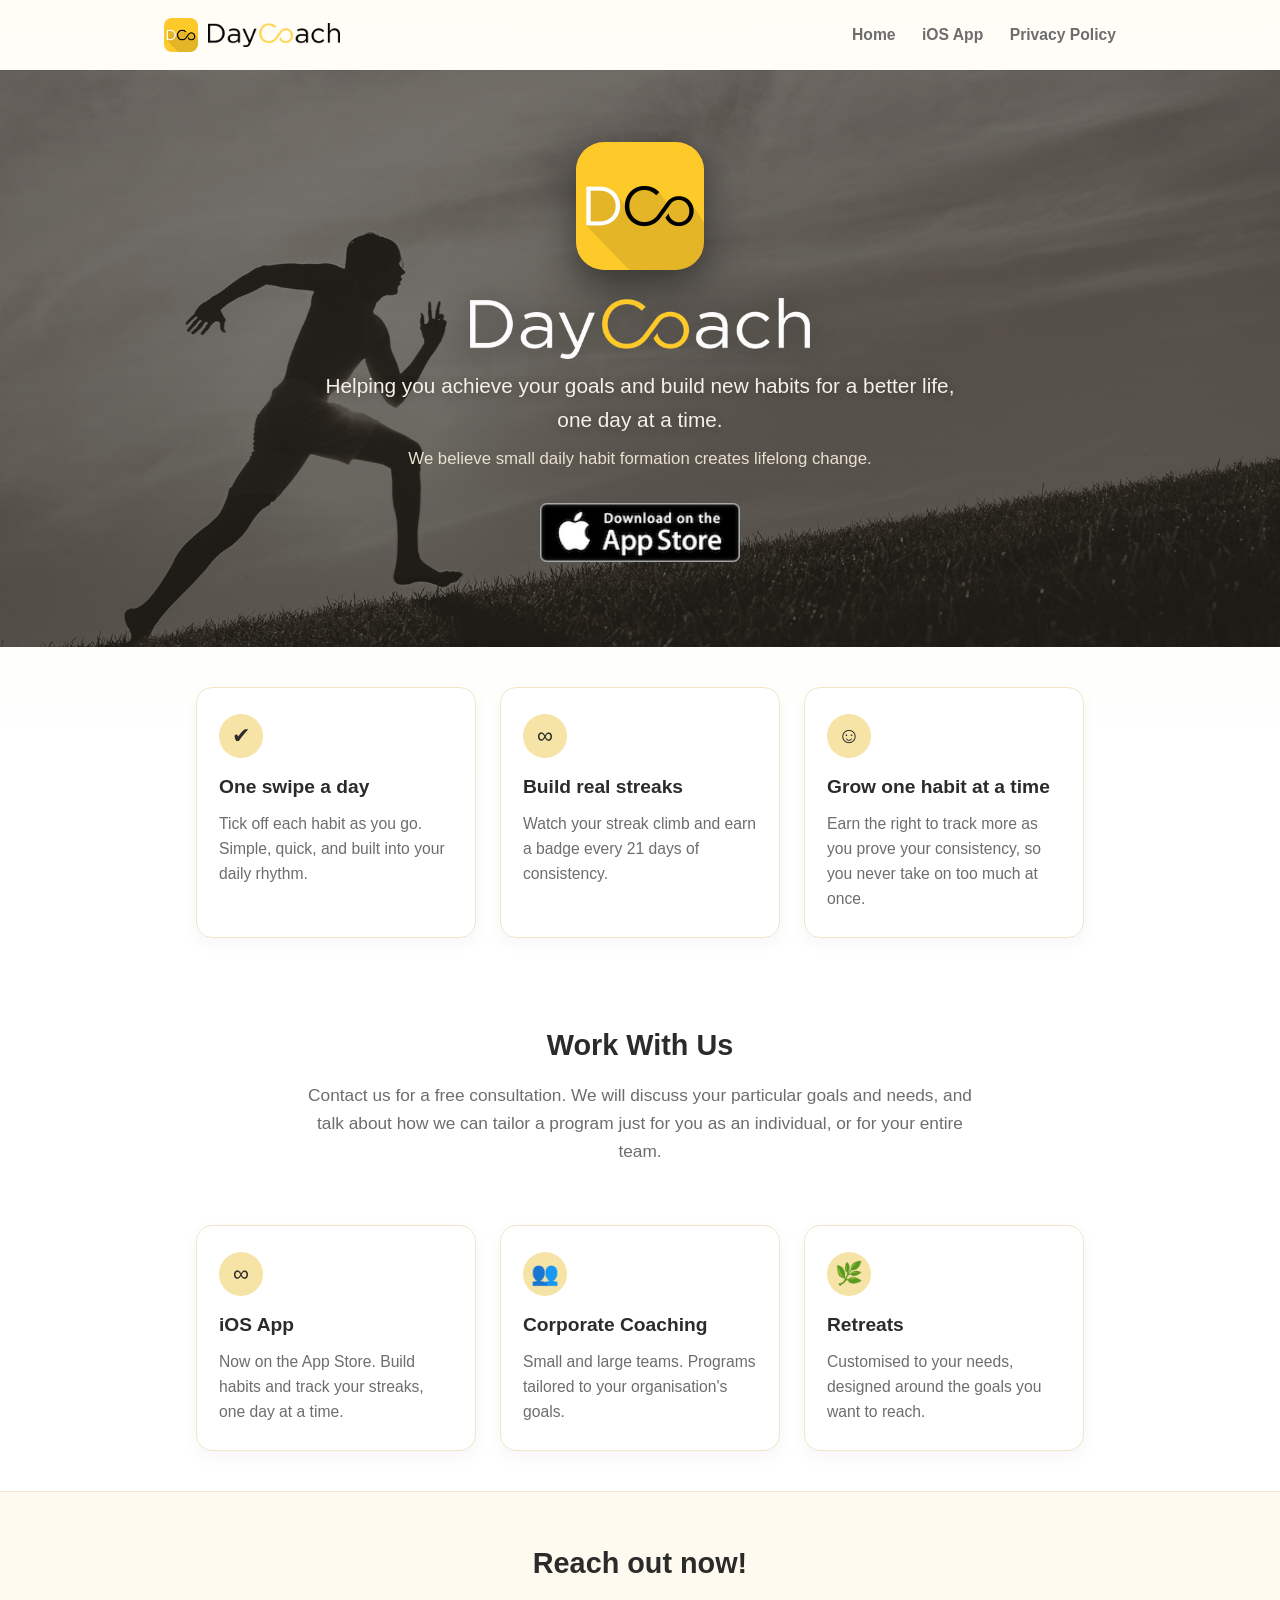
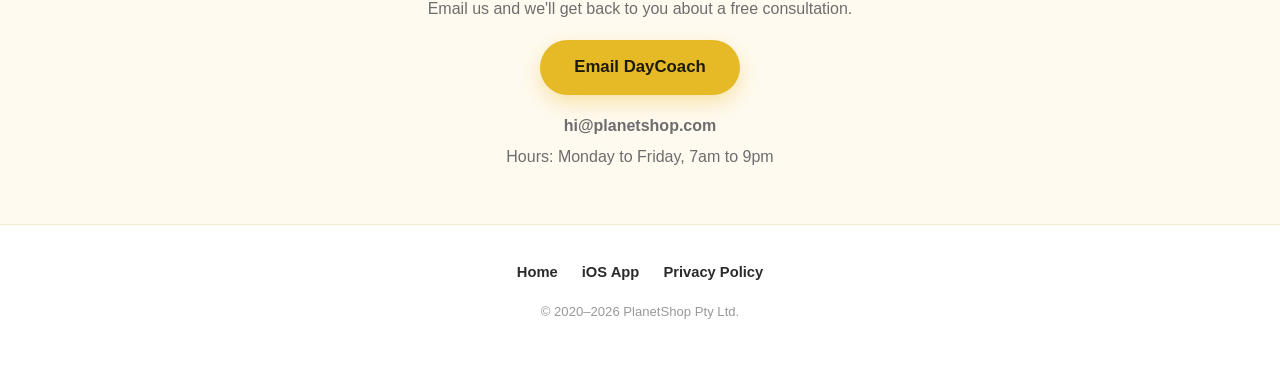
<file: index.html>
<!DOCTYPE html>
<html lang="en">
<head>
    <meta charset="UTF-8">
    <meta name="viewport" content="width=device-width, initial-scale=1.0">
    <title>DayCoach — Small daily habits, lifelong change</title>
    <meta name="description" content="DayCoach helps you achieve your goals and build new habits for a better life, one day at a time. iOS app, corporate coaching and retreats.">
    <link rel="icon" type="image/png" href="icon.png">
    <link rel="stylesheet" href="style.css">
</head>
<body>
    <nav class="nav">
        <a href="index.html" class="nav-brand"><img src="icon.png" alt="DayCoach" class="nav-icon"><img src="wordmarkdark.png" alt="DayCoach" class="nav-wordmark"></a>
        <div class="nav-links">
            <a href="index.html">Home</a>
            <a href="iosapp.html">iOS App</a>
            <a href="privacypolicy.html">Privacy Policy</a>
        </div>
    </nav>

    <header class="wrap center">
        <img src="icon.png" alt="DayCoach app icon" class="app-icon">
        <h1 class="hero-wordmark-wrap"><img src="wordmarklight.png" alt="DayCoach" class="hero-wordmark"></h1>
        <p class="tagline">Helping you achieve your goals and build new habits for a better life, one day at a time.</p>
        <p class="subtag">We believe small daily habit formation creates lifelong change.</p>
        <a href="https://apps.apple.com/au/app/daycoach/id1490229501" class="store-btn" target="_blank" rel="noopener"><img src="appstore.png" alt="Download DayCoach on the App Store"></a>
    </header>

    <section class="cards">
        <div class="card">
            <div class="dot">&#10004;</div>
            <h3>One swipe a day</h3>
            <p>Tick off each habit as you go. Simple, quick, and built into your daily rhythm.</p>
        </div>
        <div class="card">
            <div class="dot">&#8734;</div>
            <h3>Build real streaks</h3>
            <p>Watch your streak climb and earn a badge every 21 days of consistency.</p>
        </div>
        <div class="card">
            <div class="dot">&#9786;</div>
            <h3>Grow one habit at a time</h3>
            <p>Earn the right to track more as you prove your consistency, so you never take on too much at once.</p>
        </div>
    </section>

    <section class="section">
        <h2>Work With Us</h2>
        <p class="lead">Contact us for a free consultation. We will discuss your particular goals and needs, and talk about how we can tailor a program just for you as an individual, or for your entire team.</p>
    </section>

    <section class="cards">
        <a href="iosapp.html" class="card">
            <div class="dot">∞</div>
            <h3>iOS App</h3>
            <p>Now on the App Store. Build habits and track your streaks, one day at a time.</p>
        </a>
        <a href="mailto:hi@planetshop.com?subject=Corporate%20Coaching%20Enquiry" class="card">
            <div class="dot">👥</div>
            <h3>Corporate Coaching</h3>
            <p>Small and large teams. Programs tailored to your organisation's goals.</p>
        </a>
        <a href="mailto:admin@morecompany.com.au?subject=Retreat%20Enquiry" class="card">
            <div class="dot">🌿</div>
            <h3>Retreats</h3>
            <p>Customised to your needs, designed around the goals you want to reach.</p>
        </a>
    </section>

    <section class="contact">
        <h2>Reach out now!</h2>
        <p>Email us and we'll get back to you about a free consultation.</p>
        <p style="margin:18px 0;"><a href="mailto:hi@planetshop.com?subject=DayCoach%20Enquiry" class="btn">Email DayCoach</a></p>
        <p><strong>hi@planetshop.com</strong></p>
        <p>Hours: Monday to Friday, 7am to 9pm</p>
    </section>

    <footer>
        <nav>
            <a href="index.html">Home</a>
            <a href="iosapp.html">iOS App</a>
            <a href="privacypolicy.html">Privacy Policy</a>
        </nav>
        <p class="copyright">&copy; 2020–2026 PlanetShop Pty Ltd.</p>
    </footer>
</body>
</html>
</file>
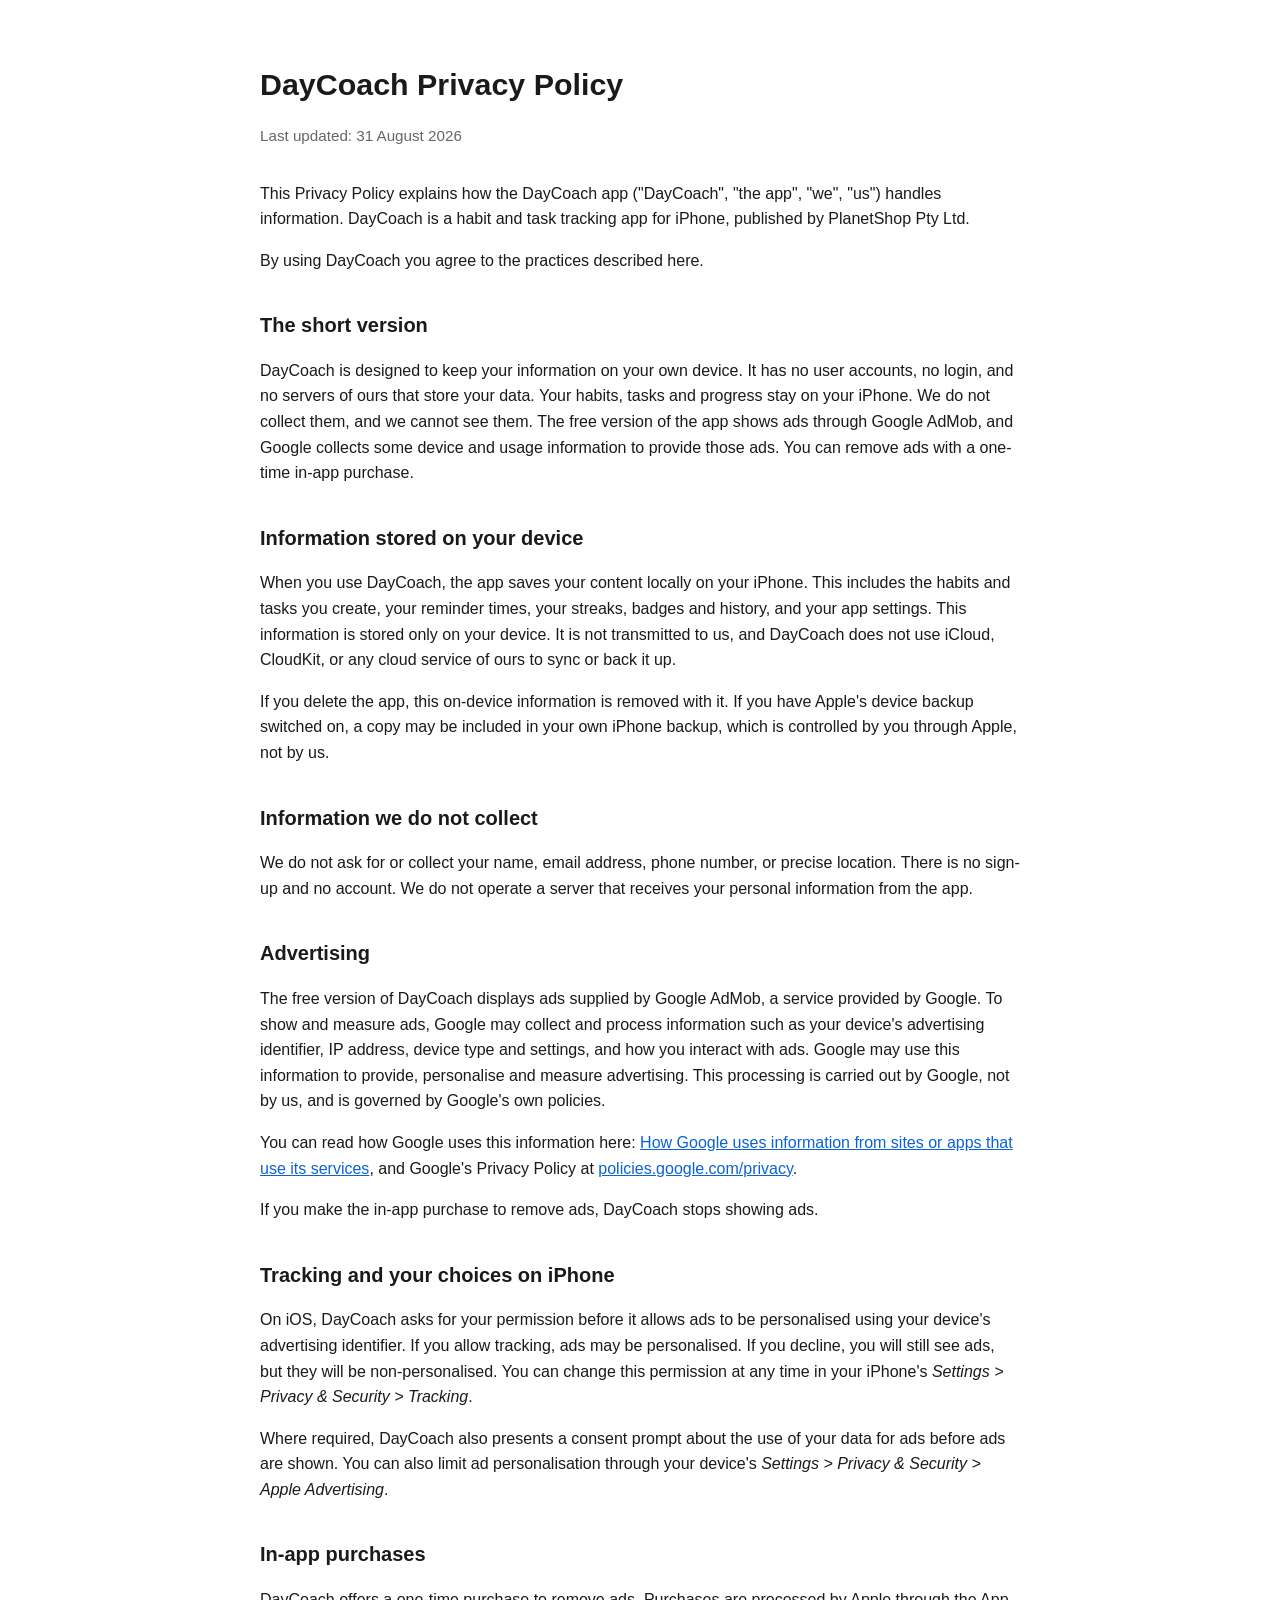
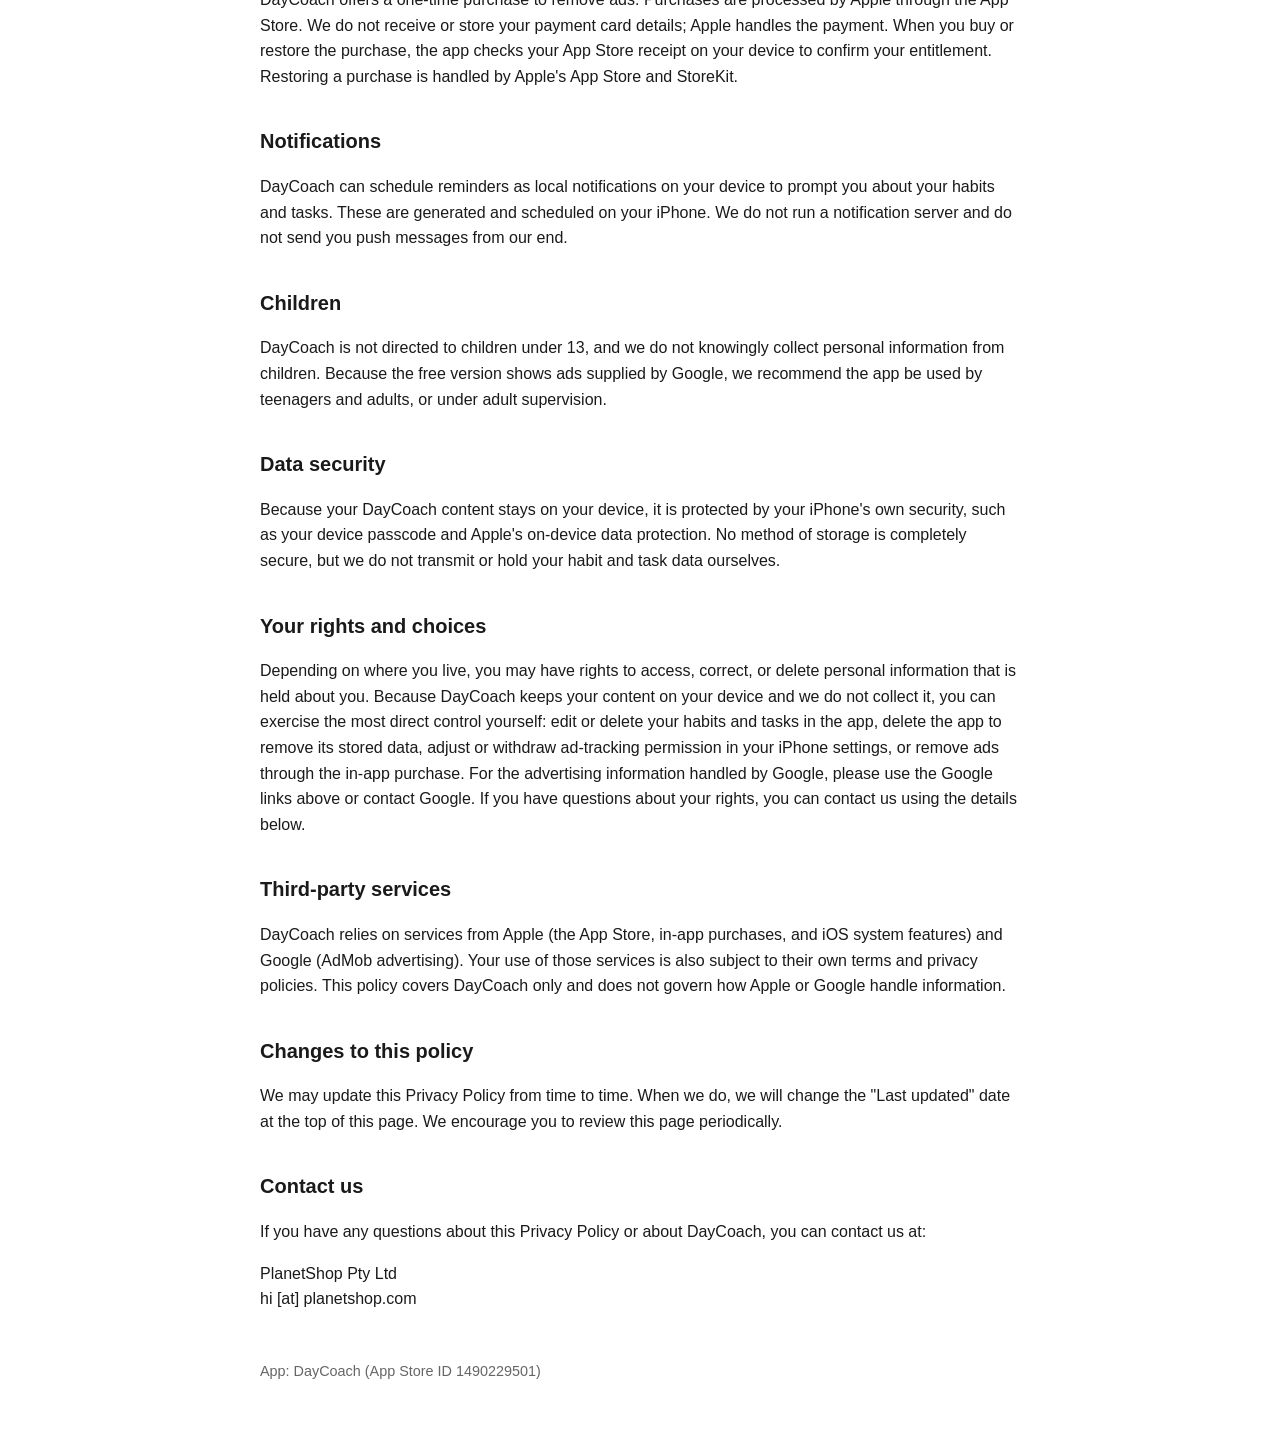
<file: privacy-policy.html>
<!DOCTYPE html>
<html lang="en">
<head>
<meta charset="utf-8">
<meta name="viewport" content="width=device-width, initial-scale=1">
<title>DayCoach Privacy Policy</title>
<style>
  body {
    font-family: -apple-system, BlinkMacSystemFont, "Segoe UI", Roboto, Helvetica, Arial, sans-serif;
    line-height: 1.6;
    color: #1a1a1a;
    max-width: 760px;
    margin: 0 auto;
    padding: 2.5rem 1.25rem 4rem;
  }
  h1 { font-size: 1.9rem; margin-bottom: 0.25rem; }
  h2 { font-size: 1.25rem; margin-top: 2.25rem; }
  .updated { color: #666; font-size: 0.95rem; margin-bottom: 2rem; }
  a { color: #0b62d6; }
  .fill {
    background: #fff3cd;
    border: 1px dashed #d0a000;
    padding: 0 0.3rem;
    border-radius: 3px;
    font-weight: 600;
  }
  .note {
    background: #f4f6f8;
    border-left: 4px solid #0b62d6;
    padding: 0.75rem 1rem;
    margin: 1.5rem 0;
    font-size: 0.95rem;
  }
  footer { margin-top: 3rem; color: #666; font-size: 0.9rem; }
</style>
</head>
<body>

<h1>DayCoach Privacy Policy</h1>
<p class="updated">Last updated: 31 August 2026 </p>

<p>
  This Privacy Policy explains how the DayCoach app ("DayCoach", "the app", "we", "us")
  handles information. DayCoach is a habit and task tracking app for iPhone, published by
  PlanetShop Pty Ltd. </p>
<p>
  By using DayCoach you agree to the practices described here.
</p>

<h2>The short version</h2>
<p>
  DayCoach is designed to keep your information on your own device. It has no user accounts,
  no login, and no servers of ours that store your data. Your habits, tasks and progress stay
  on your iPhone. We do not collect them, and we cannot see them. The free version of the app
  shows ads through Google AdMob, and Google collects some device and usage information to
  provide those ads. You can remove ads with a one-time in-app purchase.
</p>

<h2>Information stored on your device</h2>
<p>
  When you use DayCoach, the app saves your content locally on your iPhone. This includes the
  habits and tasks you create, your reminder times, your streaks, badges and history, and your
  app settings. This information is stored only on your device. It is not transmitted to us,
  and DayCoach does not use iCloud, CloudKit, or any cloud service of ours to sync or back it up.
</p>
<p>
  If you delete the app, this on-device information is removed with it. If you have Apple's
  device backup switched on, a copy may be included in your own iPhone backup, which is
  controlled by you through Apple, not by us.
</p>

<h2>Information we do not collect</h2>
<p>
  We do not ask for or collect your name, email address, phone number, or precise location.
  There is no sign-up and no account. We do not operate a server that receives your personal
  information from the app.
</p>

<h2>Advertising</h2>
<p>
  The free version of DayCoach displays ads supplied by Google AdMob, a service provided by
  Google. To show and measure ads, Google may collect and process information such as your
  device's advertising identifier, IP address, device type and settings, and how you interact
  with ads. Google may use this information to provide, personalise and measure advertising.
  This processing is carried out by Google, not by us, and is governed by Google's own policies.
</p>
<p>
  You can read how Google uses this information here:
  <a href="https://policies.google.com/technologies/partner-sites" target="_blank" rel="noopener">
  How Google uses information from sites or apps that use its services</a>,
  and Google's Privacy Policy at
  <a href="https://policies.google.com/privacy" target="_blank" rel="noopener">
  policies.google.com/privacy</a>.
</p>
<p>
  If you make the in-app purchase to remove ads, DayCoach stops showing ads.
</p>

<h2>Tracking and your choices on iPhone</h2>
<p>
  On iOS, DayCoach asks for your permission before it allows ads to be personalised using
  your device's advertising identifier. If you allow tracking, ads may be personalised.
  If you decline, you will still see ads, but they will be non-personalised. You can change
  this permission at any time in your iPhone's <em>Settings &gt; Privacy &amp; Security &gt; Tracking</em>.
</p>
<p>
  Where required, DayCoach also presents a consent prompt about the use of your data for ads
  before ads are shown. You can also limit ad personalisation through your device's
  <em>Settings &gt; Privacy &amp; Security &gt; Apple Advertising</em>.
</p>

<h2>In-app purchases</h2>
<p>
  DayCoach offers a one-time purchase to remove ads. Purchases are processed by Apple through
  the App Store. We do not receive or store your payment card details; Apple handles the
  payment. When you buy or restore the purchase, the app checks your App Store receipt on your
  device to confirm your entitlement. Restoring a purchase is handled by Apple's App Store
  and StoreKit.
</p>

<h2>Notifications</h2>
<p>
  DayCoach can schedule reminders as local notifications on your device to prompt you about
  your habits and tasks. These are generated and scheduled on your iPhone. We do not run a
  notification server and do not send you push messages from our end.
</p>

<h2>Children</h2>
<p>
  DayCoach is not directed to children under 13, and we do not knowingly collect personal
  information from children. Because the free version shows ads supplied by Google, we
  recommend the app be used by teenagers and adults, or under adult supervision.
</p>

<h2>Data security</h2>
<p>
  Because your DayCoach content stays on your device, it is protected by your iPhone's own
  security, such as your device passcode and Apple's on-device data protection. No method of
  storage is completely secure, but we do not transmit or hold your habit and task data
  ourselves.
</p>

<h2>Your rights and choices</h2>
<p>
  Depending on where you live, you may have rights to access, correct, or delete personal
  information that is held about you. Because DayCoach keeps your content on your device and
  we do not collect it, you can exercise the most direct control yourself: edit or delete your
  habits and tasks in the app, delete the app to remove its stored data, adjust or withdraw
  ad-tracking permission in your iPhone settings, or remove ads through the in-app purchase.
  For the advertising information handled by Google, please use the Google links above or
  contact Google. If you have questions about your rights, you can contact us using the
  details below.
</p>

<h2>Third-party services</h2>
<p>
  DayCoach relies on services from Apple (the App Store, in-app purchases, and iOS system
  features) and Google (AdMob advertising). Your use of those services is also subject to
  their own terms and privacy policies. This policy covers DayCoach only and does not govern
  how Apple or Google handle information.
</p>

<h2>Changes to this policy</h2>
<p>
  We may update this Privacy Policy from time to time. When we do, we will change the
  "Last updated" date at the top of this page. We encourage you to review this page
  periodically.
</p>

<h2>Contact us</h2>
<p>
  If you have any questions about this Privacy Policy or about DayCoach, you can contact us at:
</p>
<p>
  PlanetShop Pty Ltd<br>
hi [at] planetshop.com
</p>

<footer>
  App: DayCoach (App Store ID 1490229501)
</footer>

</body>
</html>
</file>
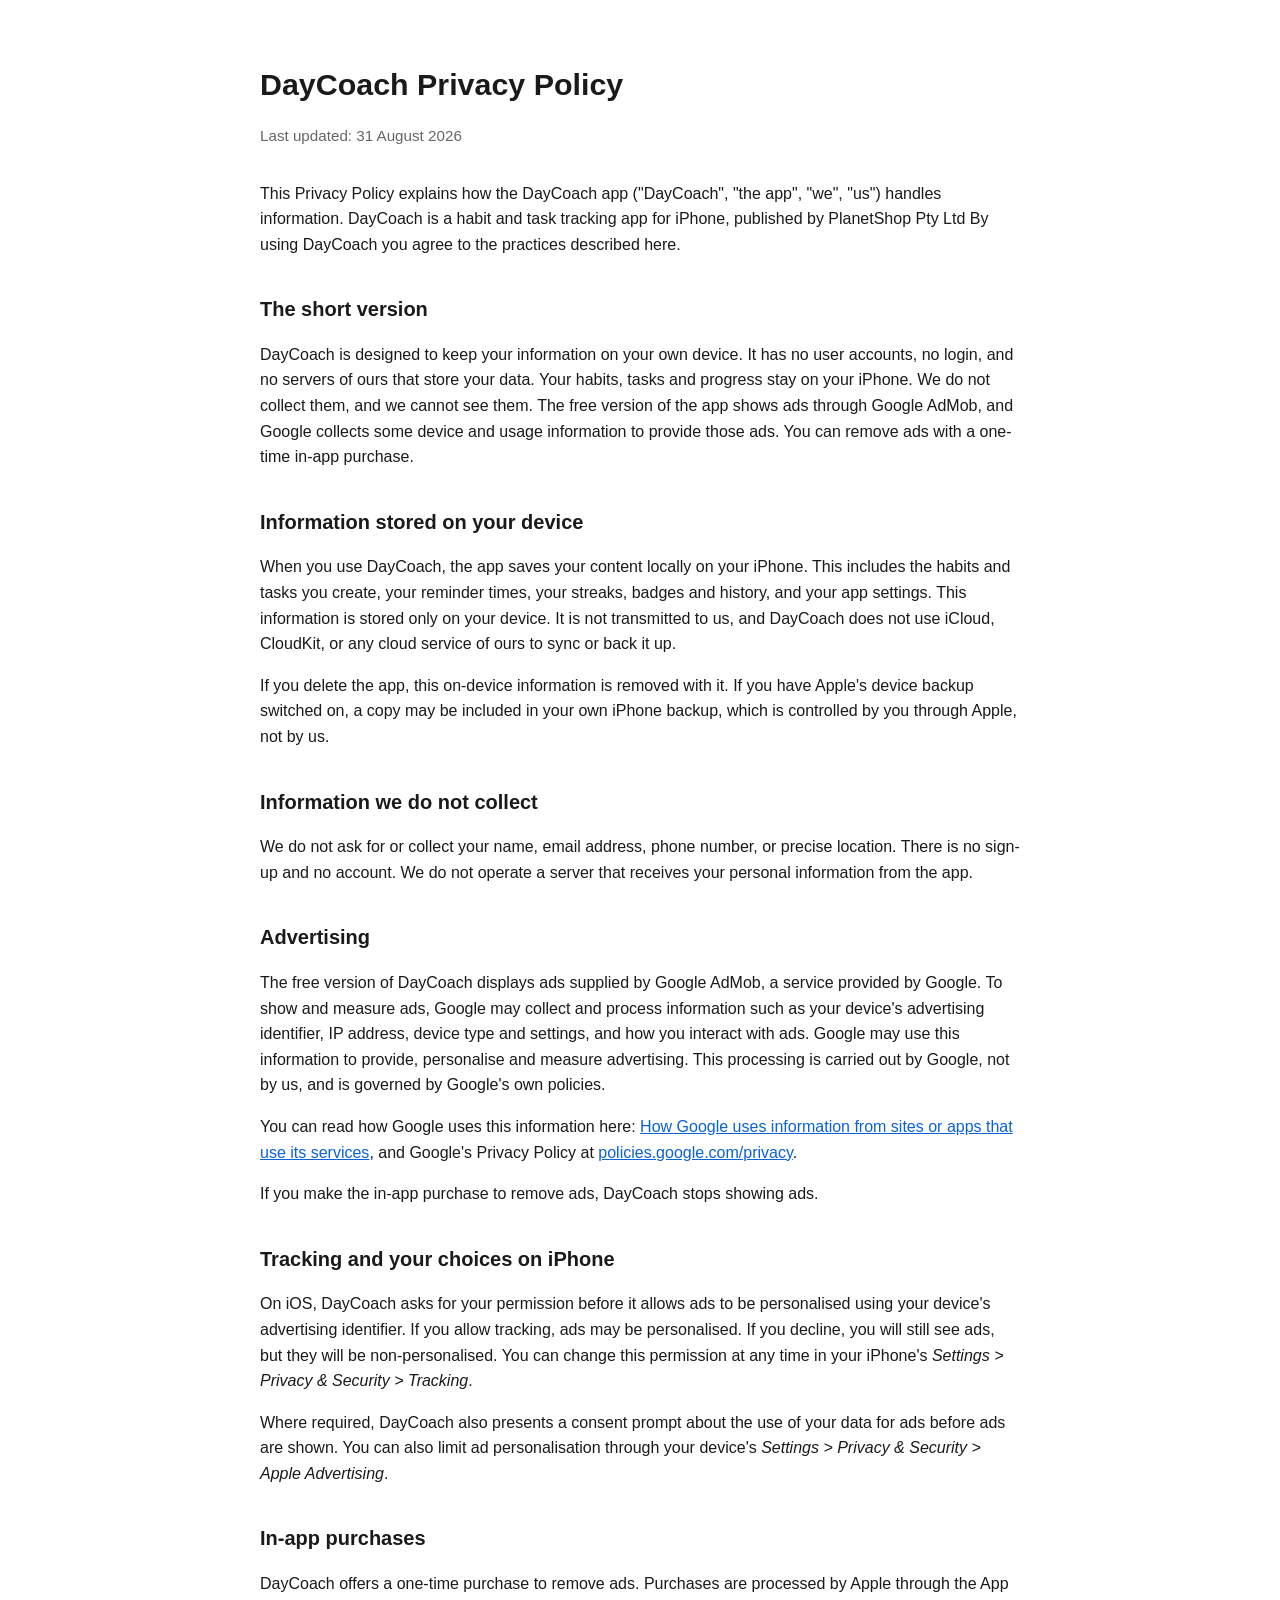
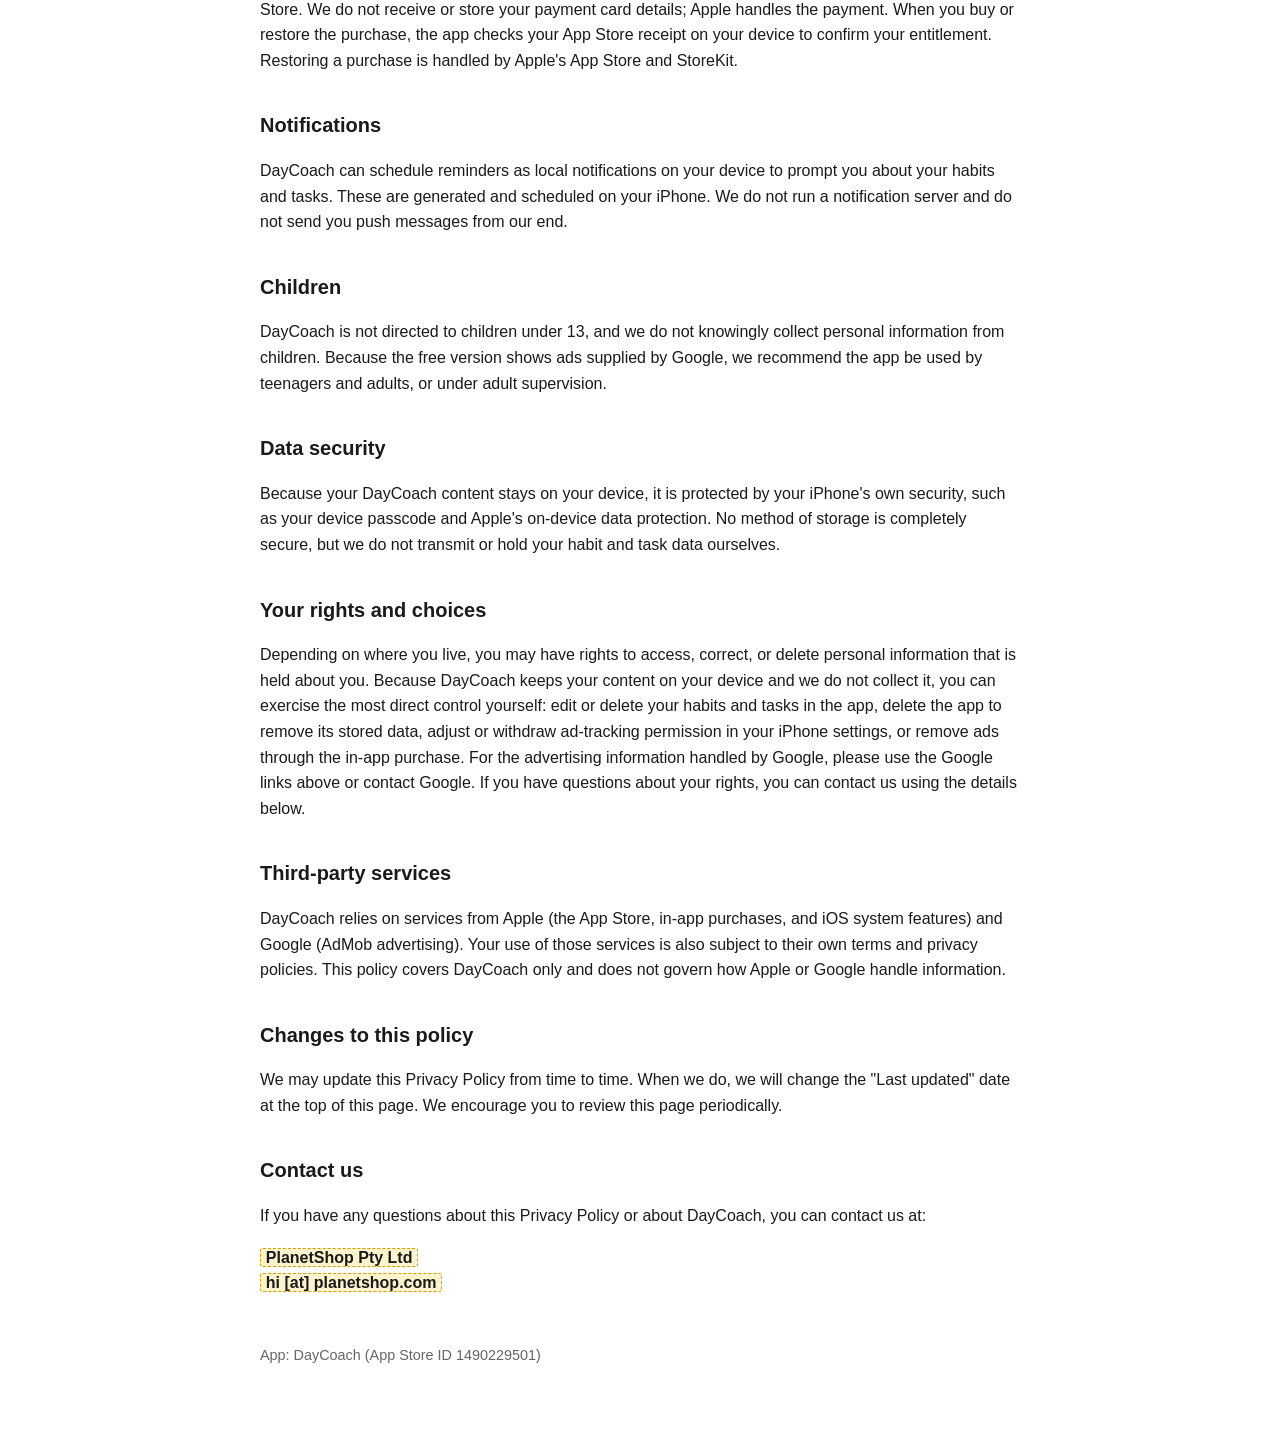
<file: privacypolicy.html>
<!DOCTYPE html>
<html lang="en">
<head>
<meta charset="utf-8">
<meta name="viewport" content="width=device-width, initial-scale=1">
<title>DayCoach Privacy Policy</title>
<style>
  body {
    font-family: -apple-system, BlinkMacSystemFont, "Segoe UI", Roboto, Helvetica, Arial, sans-serif;
    line-height: 1.6;
    color: #1a1a1a;
    max-width: 760px;
    margin: 0 auto;
    padding: 2.5rem 1.25rem 4rem;
  }
  h1 { font-size: 1.9rem; margin-bottom: 0.25rem; }
  h2 { font-size: 1.25rem; margin-top: 2.25rem; }
  .updated { color: #666; font-size: 0.95rem; margin-bottom: 2rem; }
  a { color: #0b62d6; }
  .fill {
    background: #fff3cd;
    border: 1px dashed #d0a000;
    padding: 0 0.3rem;
    border-radius: 3px;
    font-weight: 600;
  }
  .note {
    background: #f4f6f8;
    border-left: 4px solid #0b62d6;
    padding: 0.75rem 1rem;
    margin: 1.5rem 0;
    font-size: 0.95rem;
  }
  footer { margin-top: 3rem; color: #666; font-size: 0.9rem; }
</style>
</head>
<body>

<h1>DayCoach Privacy Policy</h1>
<p class="updated">Last updated: 31 August 2026 </p>

<p>
  This Privacy Policy explains how the DayCoach app ("DayCoach", "the app", "we", "us")
  handles information. DayCoach is a habit and task tracking app for iPhone, published by
  PlanetShop Pty Ltd
  By using DayCoach you agree to the practices described here.
</p>

<h2>The short version</h2>
<p>
  DayCoach is designed to keep your information on your own device. It has no user accounts,
  no login, and no servers of ours that store your data. Your habits, tasks and progress stay
  on your iPhone. We do not collect them, and we cannot see them. The free version of the app
  shows ads through Google AdMob, and Google collects some device and usage information to
  provide those ads. You can remove ads with a one-time in-app purchase.
</p>

<h2>Information stored on your device</h2>
<p>
  When you use DayCoach, the app saves your content locally on your iPhone. This includes the
  habits and tasks you create, your reminder times, your streaks, badges and history, and your
  app settings. This information is stored only on your device. It is not transmitted to us,
  and DayCoach does not use iCloud, CloudKit, or any cloud service of ours to sync or back it up.
</p>
<p>
  If you delete the app, this on-device information is removed with it. If you have Apple's
  device backup switched on, a copy may be included in your own iPhone backup, which is
  controlled by you through Apple, not by us.
</p>

<h2>Information we do not collect</h2>
<p>
  We do not ask for or collect your name, email address, phone number, or precise location.
  There is no sign-up and no account. We do not operate a server that receives your personal
  information from the app.
</p>

<h2>Advertising</h2>
<p>
  The free version of DayCoach displays ads supplied by Google AdMob, a service provided by
  Google. To show and measure ads, Google may collect and process information such as your
  device's advertising identifier, IP address, device type and settings, and how you interact
  with ads. Google may use this information to provide, personalise and measure advertising.
  This processing is carried out by Google, not by us, and is governed by Google's own policies.
</p>
<p>
  You can read how Google uses this information here:
  <a href="https://policies.google.com/technologies/partner-sites" target="_blank" rel="noopener">
  How Google uses information from sites or apps that use its services</a>,
  and Google's Privacy Policy at
  <a href="https://policies.google.com/privacy" target="_blank" rel="noopener">
  policies.google.com/privacy</a>.
</p>
<p>
  If you make the in-app purchase to remove ads, DayCoach stops showing ads.
</p>

<h2>Tracking and your choices on iPhone</h2>
<p>
  On iOS, DayCoach asks for your permission before it allows ads to be personalised using
  your device's advertising identifier. If you allow tracking, ads may be personalised.
  If you decline, you will still see ads, but they will be non-personalised. You can change
  this permission at any time in your iPhone's <em>Settings &gt; Privacy &amp; Security &gt; Tracking</em>.
</p>
<p>
  Where required, DayCoach also presents a consent prompt about the use of your data for ads
  before ads are shown. You can also limit ad personalisation through your device's
  <em>Settings &gt; Privacy &amp; Security &gt; Apple Advertising</em>.
</p>

<h2>In-app purchases</h2>
<p>
  DayCoach offers a one-time purchase to remove ads. Purchases are processed by Apple through
  the App Store. We do not receive or store your payment card details; Apple handles the
  payment. When you buy or restore the purchase, the app checks your App Store receipt on your
  device to confirm your entitlement. Restoring a purchase is handled by Apple's App Store
  and StoreKit.
</p>

<h2>Notifications</h2>
<p>
  DayCoach can schedule reminders as local notifications on your device to prompt you about
  your habits and tasks. These are generated and scheduled on your iPhone. We do not run a
  notification server and do not send you push messages from our end.
</p>

<h2>Children</h2>
<p>
  DayCoach is not directed to children under 13, and we do not knowingly collect personal
  information from children. Because the free version shows ads supplied by Google, we
  recommend the app be used by teenagers and adults, or under adult supervision.
</p>

<h2>Data security</h2>
<p>
  Because your DayCoach content stays on your device, it is protected by your iPhone's own
  security, such as your device passcode and Apple's on-device data protection. No method of
  storage is completely secure, but we do not transmit or hold your habit and task data
  ourselves.
</p>

<h2>Your rights and choices</h2>
<p>
  Depending on where you live, you may have rights to access, correct, or delete personal
  information that is held about you. Because DayCoach keeps your content on your device and
  we do not collect it, you can exercise the most direct control yourself: edit or delete your
  habits and tasks in the app, delete the app to remove its stored data, adjust or withdraw
  ad-tracking permission in your iPhone settings, or remove ads through the in-app purchase.
  For the advertising information handled by Google, please use the Google links above or
  contact Google. If you have questions about your rights, you can contact us using the
  details below.
</p>

<h2>Third-party services</h2>
<p>
  DayCoach relies on services from Apple (the App Store, in-app purchases, and iOS system
  features) and Google (AdMob advertising). Your use of those services is also subject to
  their own terms and privacy policies. This policy covers DayCoach only and does not govern
  how Apple or Google handle information.
</p>

<h2>Changes to this policy</h2>
<p>
  We may update this Privacy Policy from time to time. When we do, we will change the
  "Last updated" date at the top of this page. We encourage you to review this page
  periodically.
</p>

<h2>Contact us</h2>
<p>
  If you have any questions about this Privacy Policy or about DayCoach, you can contact us at:
</p>
<p>
  <span class="fill">PlanetShop Pty Ltd</span><br>
  <span class="fill">hi [at] planetshop.com</span>
</p>

<footer>
  App: DayCoach (App Store ID 1490229501)
</footer>

</body>
</html>
</file>
<file: style.css>
:root {
    --day-yellow: #E6B927;
    --day-yellow-soft: #F6E3A6;
    --ink: #2b2b2b;
    --muted: #6d6d6d;
    --paper: #ffffff;
}
* { box-sizing: border-box; }
body {
    margin: 0;
    font-family: 'Century Gothic', 'Futura', 'Avenir Next', 'Segoe UI', sans-serif;
    color: var(--ink);
    background: linear-gradient(180deg, #fffdf6 0%, #ffffff 40%);
    -webkit-font-smoothing: antialiased;
    line-height: 1.6;
}
a { color: var(--ink); }

/* Nav */
.nav {
    display: flex;
    align-items: center;
    justify-content: space-between;
    max-width: 1000px;
    margin: 0 auto;
    padding: 18px 24px;
    flex-wrap: wrap;
    gap: 10px;
}
.nav-brand {
    display: flex;
    align-items: center;
    gap: 10px;
    font-size: 1.3rem;
    font-weight: 700;
    text-decoration: none;
    color: var(--ink);
}
.nav-brand .nav-icon { width: 34px; height: 34px; border-radius: 8px; }
.nav-brand .nav-wordmark { height: 24px; width: auto; }
.nav-brand .c { color: var(--day-yellow); }
.nav-links a {
    text-decoration: none;
    color: var(--muted);
    font-weight: 600;
    margin-left: 22px;
    font-size: 0.98rem;
}
.nav-links a:hover { color: var(--ink); }

/* Generic layout */
.wrap { max-width: 960px; margin: 0 auto; padding: 40px 24px; }
.center { text-align: center; }

/* Hero */
.app-icon {
    width: 128px; height: 128px;
    border-radius: 28px;
    box-shadow: 0 14px 34px rgba(230, 185, 39, 0.35);
    margin-bottom: 20px;
}
h1 { font-size: 2.8rem; letter-spacing: 0.5px; margin: 0 0 10px 0; font-weight: 700; }
h1 .c { color: var(--day-yellow); }
.tagline { font-size: 1.3rem; margin: 0 auto 10px auto; max-width: 640px; }
.subtag { font-size: 1.05rem; color: var(--muted); max-width: 580px; margin: 0 auto 30px auto; }

/* Buttons */
.btn {
    display: inline-block;
    background: var(--day-yellow);
    color: #1e1a08;
    font-weight: 700;
    text-decoration: none;
    padding: 14px 34px;
    border-radius: 40px;
    font-size: 1.05rem;
    box-shadow: 0 8px 20px rgba(230,185,39,0.35);
    transition: transform .2s ease;
}
.btn:hover { transform: translateY(-2px); }
.store-btn { display: inline-block; transition: transform .2s ease; }
.store-btn:hover { transform: translateY(-2px); }
.store-btn img { width: 200px; height: auto; }

/* Section */
.section { max-width: 860px; margin: 0 auto; padding: 20px 24px; }
.section h2 { font-size: 1.8rem; text-align: center; margin-bottom: 14px; }
.section .lead { text-align: center; color: var(--muted); font-size: 1.08rem; max-width: 680px; margin: 0 auto; }

/* Cards */
.cards {
    display: flex;
    gap: 24px;
    justify-content: center;
    margin: 40px 0;
    flex-wrap: wrap;
}
.card {
    flex: 1 1 240px;
    max-width: 280px;
    background: #fff;
    border: 1px solid #f0e7c9;
    border-radius: 16px;
    padding: 26px 22px;
    text-align: left;
    box-shadow: 0 6px 18px rgba(0,0,0,0.04);
    text-decoration: none;
    color: var(--ink);
    display: block;
    transition: transform .2s ease, box-shadow .2s ease;
}
.card:hover { transform: translateY(-3px); box-shadow: 0 10px 26px rgba(0,0,0,0.08); }
.card .dot {
    width: 44px; height: 44px; border-radius: 50%;
    background: var(--day-yellow-soft);
    display: flex; align-items: center; justify-content: center;
    font-size: 1.4rem; margin-bottom: 14px;
}
.card h3 { margin: 0 0 8px 0; font-size: 1.2rem; }
.card p { margin: 0; color: var(--muted); font-size: 0.98rem; }

/* Contact band */
.contact {
    background: #fffaf0;
    border-top: 1px solid #f3e9cd;
    border-bottom: 1px solid #f3e9cd;
    text-align: center;
    padding: 48px 24px;
    margin-top: 40px;
}
.contact h2 { font-size: 1.8rem; margin: 0 0 10px 0; }
.contact p { color: var(--muted); margin: 6px 0; }

/* Footer */
footer {
    text-align: center;
    padding: 36px 24px;
    font-size: 0.92rem;
    color: var(--muted);
}
footer a { color: var(--ink); text-decoration: none; font-weight: 600; margin: 0 10px; }
footer a:hover { text-decoration: underline; }
.copyright { margin-top: 16px; font-size: 0.82rem; color: #999; }

@media (max-width: 600px) {
    h1 { font-size: 2.2rem; }
    .tagline { font-size: 1.12rem; }
    .nav-links a { margin-left: 14px; }
}

/* Hero background photo (carried over from the old Weebly theme) */
header.center {
    position: relative;
    max-width: none;
    margin: 0;
    background-image:
        linear-gradient(rgba(24,20,10,0.55), rgba(24,20,10,0.68)),
        url('herorunning.jpg');
    background-size: cover;
    background-position: center;
    padding: 72px 24px 78px;
    color: #fff;
}
header.center h1 { color: #fff; text-shadow: 0 2px 14px rgba(0,0,0,0.35); }
header.center h1 .c { color: var(--day-yellow); }
header.center .tagline { color: #f6f1e6; text-shadow: 0 1px 10px rgba(0,0,0,0.3); }
header.center .subtag { color: #e9e1d0; }
header.center .app-icon { box-shadow: 0 16px 40px rgba(0,0,0,0.45); }


/* Hero word logo */
.hero-wordmark-wrap { margin: 0 0 10px 0; }
.hero-wordmark { display: block; width: min(340px, 82%); height: auto; margin: 0 auto; filter: drop-shadow(0 2px 12px rgba(0,0,0,0.35)); }
</file>
